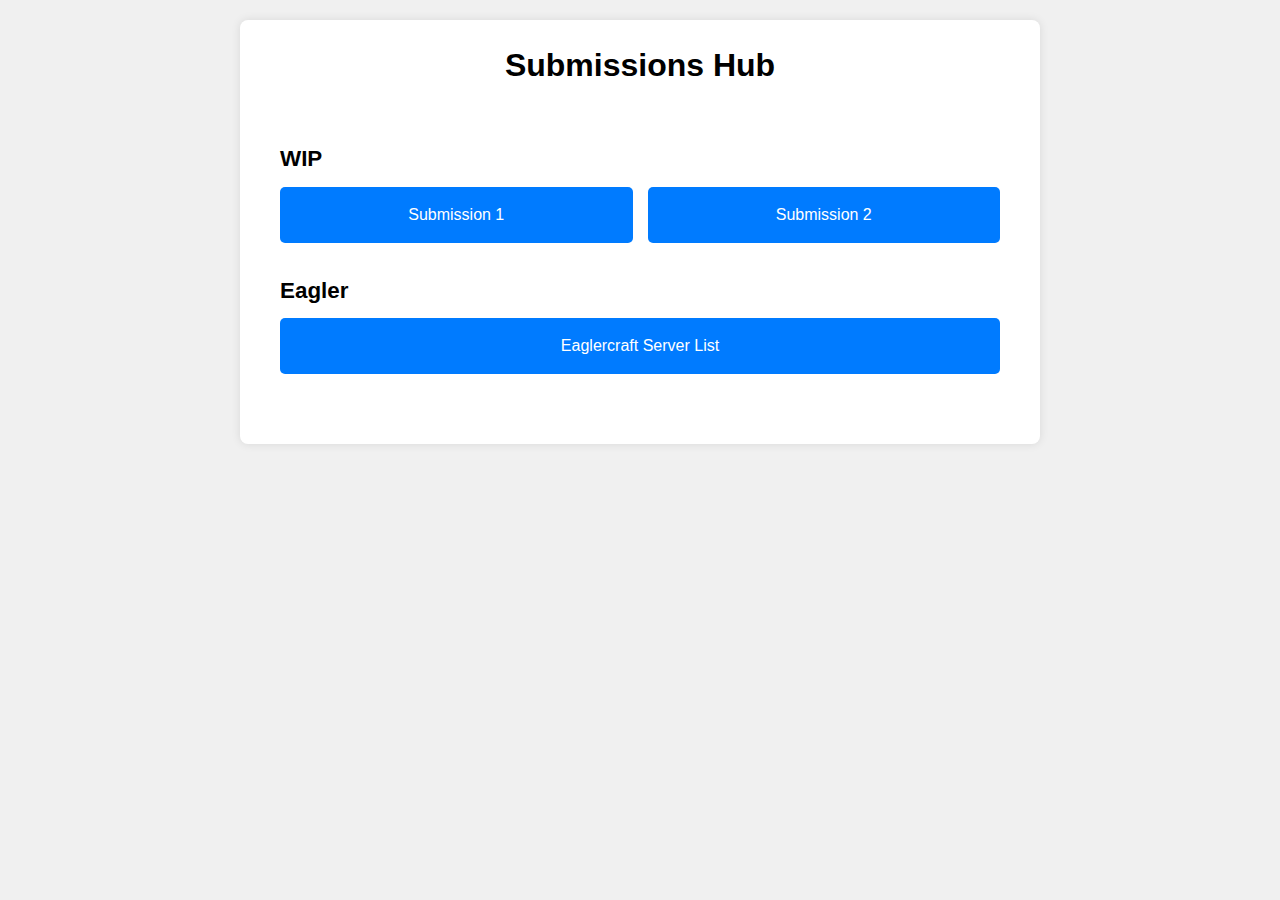
<file: index.html>
<!DOCTYPE html>
<html lang="en">
<head>
    <meta charset="UTF-8">
    <meta name="viewport" content="width=device-width, initial-scale=1.0">
    <title>Submissions Hub</title>
    <link rel="stylesheet" href="styles.css">
</head>
<body>
    <div class="container">
        <header>
            <h1>Submissions Hub</h1>
        </header>
        
        <main>
            <div class="submission-category">
                <h2>WIP</h2>
                <div class="submission-list">
                    <div class="submission-item">
                        <a href="#">Submission 1</a>
                    </div>
        
                    <div class="submission-item">
                        <a href="#">Submission 2</a>
                    </div>
                </div>
            </div>

            <div class="submission-category">
                <h2>Eagler</h2>
                <div class="submission-list">
                    <div class="submission-item">
                        <a href="/EaglerServerList/">Eaglercraft Server List</a>
                    </div>
        
                </div>
            </div>
    
        </main>
    </div>
</body>
</html>
</file>
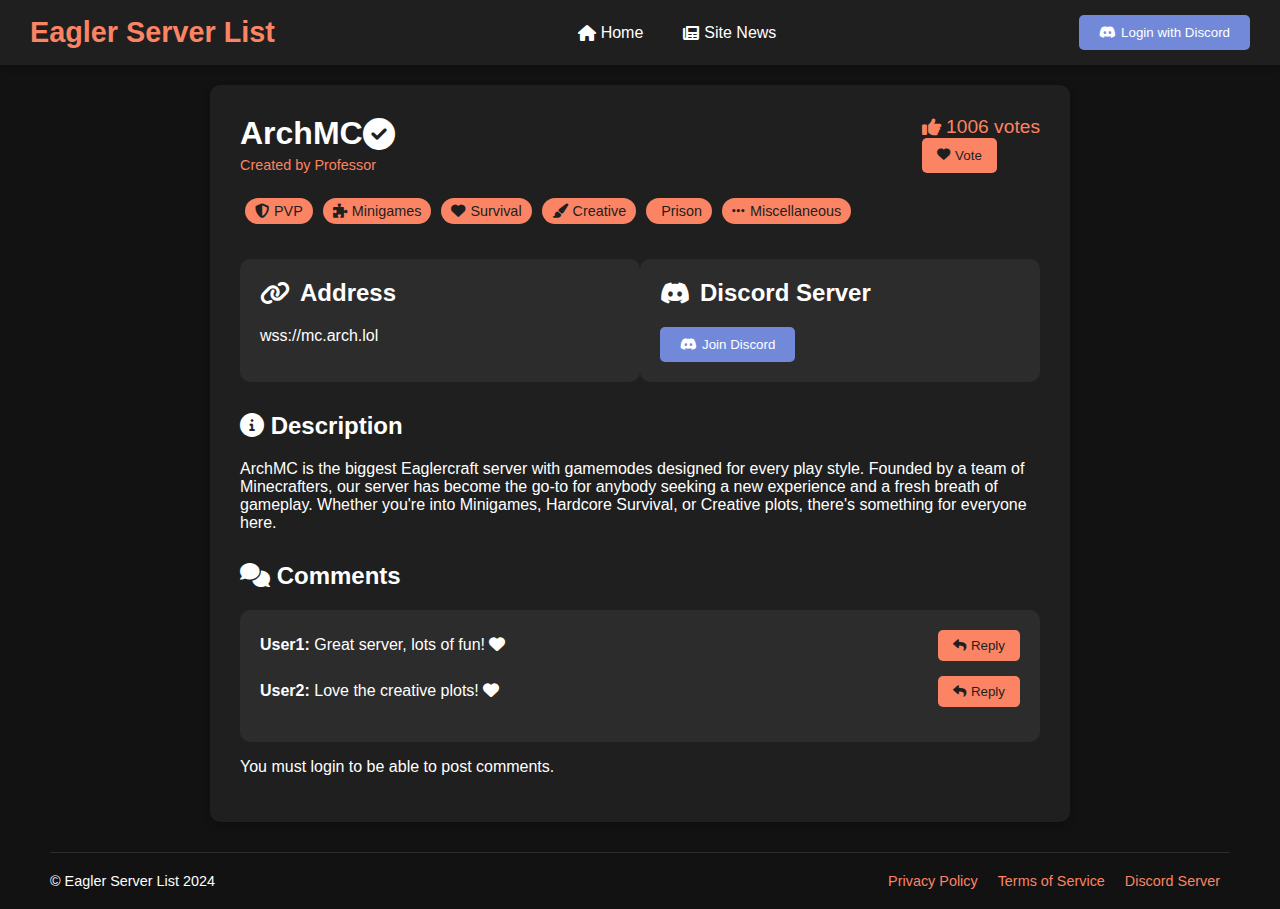
<file: EaglerServerList/index.html>
<!DOCTYPE html>
<html lang="en">

<head>
  <meta charset="UTF-8">
  <meta name="viewport" content="width=device-width, initial-scale=1.0">
  <title>Eagler Server List</title>
  <link rel="stylesheet" href="https://cdnjs.cloudflare.com/ajax/libs/font-awesome/6.0.0-beta3/css/all.min.css">
  <link rel="stylesheet" href="styles.css">
</head>

<body>
  <header>
    <div class="logo">
       Eagler Server List
    </div>
    <nav>
      <a href="#"><i class="fas fa-home"></i> Home</a>
      <a href="#"><i class="fas fa-newspaper"></i> Site News</a>
    </nav>
    <div class="login">
      <button onclick="loginWithDiscord()"><i class="fab fa-discord"></i> Login with Discord</button>
    </div>
  </header>
  <main>
    <div class="server-card">
      <div class="server-header">
        <div>
          <h1> ArchMC  <i class="fas fa-check-circle"></i></h1>
          <span class="creator">Created by Professor </span>
        </div>
        <div class="vote-section">
          <p><i class="fas fa-thumbs-up"></i> 1006 votes </i></p>
          <button><i class="fas fa-heart"></i> Vote </button>
        </div>
      </div>
      <div class="server-tags">
        <span class="tag"><i class="fas fa-shield"></i> PVP</span>
        <span class="tag"><i class="fas fa-puzzle-piece"></i> Minigames</span>
        <span class="tag"><i class="fas fa-heart"></i> Survival</span>
        <span class="tag"><i class="fas fa-paint-brush"></i> Creative</span>
        <span class="tag"><i class="fas fa-jail"></i> Prison</span>
        <span class="tag"><i class="fas fa-ellipsis-h"></i> Miscellaneous</span>
      </div>
      <div class="server-info">
        <div class="info-widget">
          <h2><i class="fas fa-link"></i> Address</h2>
          <p>wss://mc.arch.lol</p>
        </div>
        <div class="info-widget">
          <h2><i class="fab fa-discord"></i> Discord Server</h2>
          <button class="discord-button"><i class="fab fa-discord"></i> Join Discord</button>
        </div>
      </div>
      <div class="description">
        <h2><i class="fas fa-info-circle"></i> Description</h2>
        <p>ArchMC is the biggest Eaglercraft server with gamemodes designed for every play style. Founded by a team of
          Minecrafters, our server has become the go-to for anybody seeking a new experience and a fresh breath of
          gameplay. Whether you're into Minigames, Hardcore Survival, or Creative plots, there's something for everyone
          here.</p>
      </div>
      <div class="comments-section">
        <h2><i class="fas fa-comments"></i> Comments</h2>
        <div class="comments">
          <div class="comment">
            <div class="comment-content">
              <p><strong>User1:</strong> Great server, lots of fun! <i class="fas fa-heart"></i></p>
              <button class="reply-button"><i class="fas fa-reply"></i> Reply</button>
            </div>
          </div>
          <div class="comment">
            <div class="comment-content">
              <p><strong>User2:</strong> Love the creative plots! <i class="fas fa-heart"></i></p>
              <button class="reply-button"><i class="fas fa-reply"></i> Reply</button>
            </div>
          </div>
        </div>
        <p>You must login to be able to post comments.</p>
      </div>
    </div>
    <footer>
      <div class="footer-content">
        <p>&copy; Eagler Server List 2024</p>
        <nav>
          <a href="#">Privacy Policy</a>
          <a href="#">Terms of Service</a>
          <a href="#">Discord Server</a>
        </nav>
      </div>
    </footer>
  </main>
  <script>
    function loginWithDiscord() {
      alert("Login with Discord clicked!");
    }
  </script>
</body>

</html>
</file>
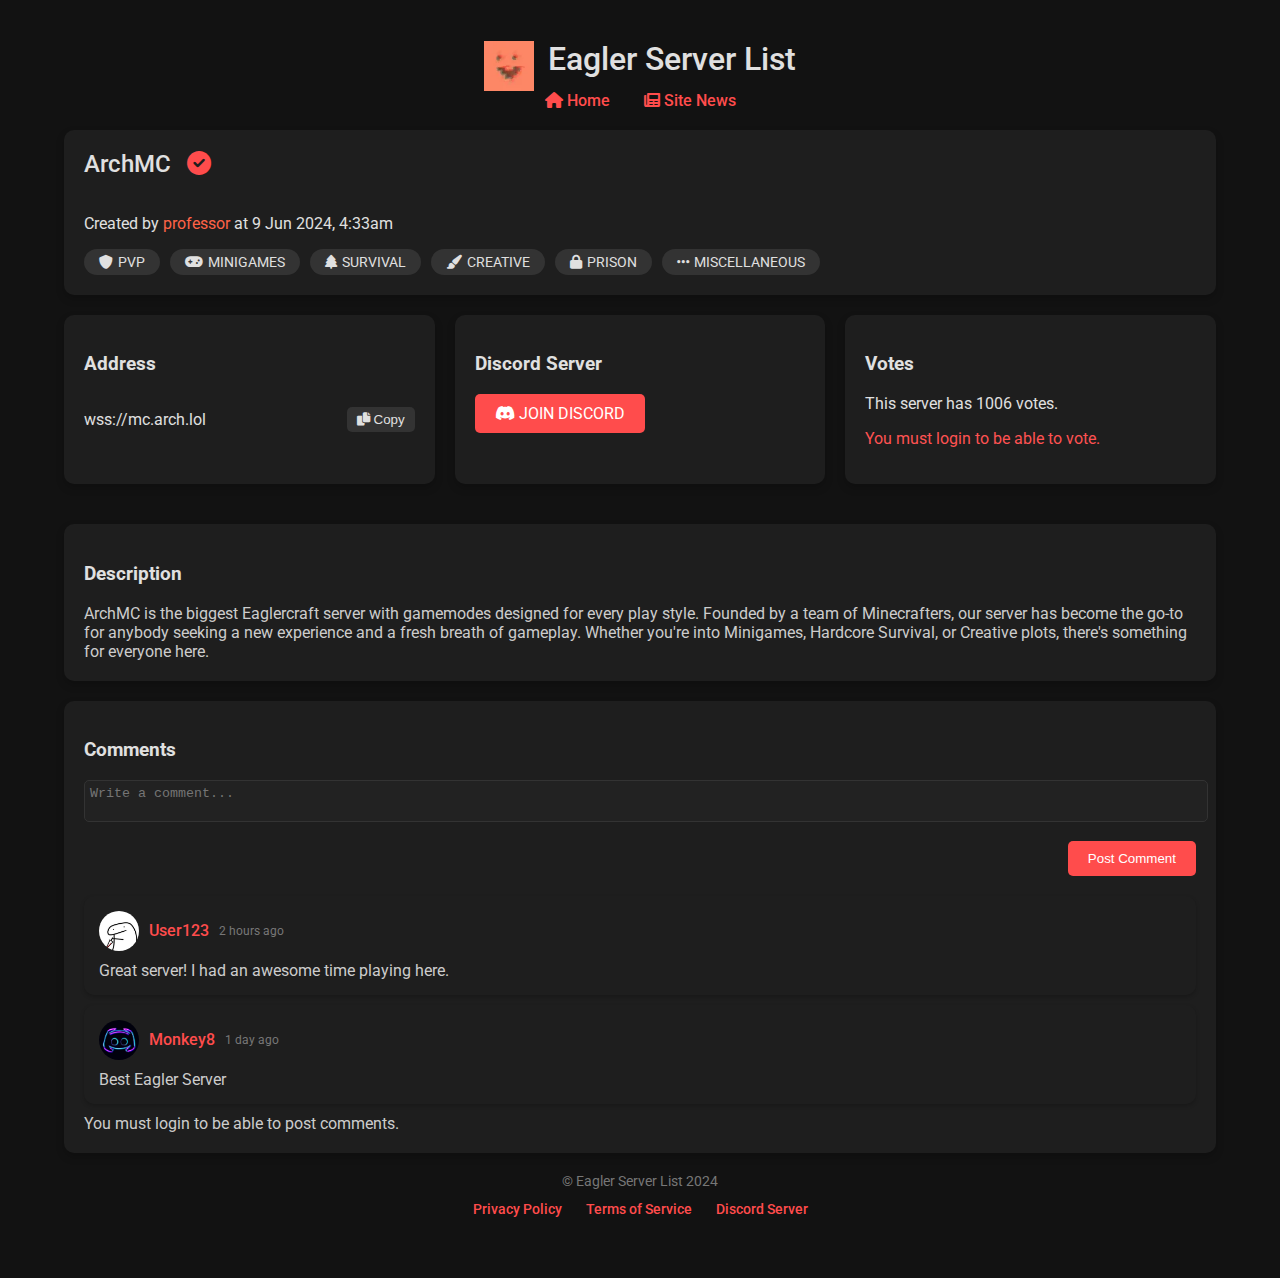
<file: EaglerServerListV2/index.html>
<!DOCTYPE html>
<html lang="en">

<head>
  <meta charset="UTF-8">
  <meta name="viewport" content="width=device-width, initial-scale=1.0">
  <title>Eagler Server List</title>
  <link rel="stylesheet" href="https://fonts.googleapis.com/css2?family=Roboto:wght@400;500;700&display=swap">
  <link rel="stylesheet" href="https://cdnjs.cloudflare.com/ajax/libs/font-awesome/6.0.0-beta3/css/all.min.css">
  <link rel="stylesheet" href="styles.css">
</head>

<body>
  <div class="container">
    <header class="header">
      <img src="resources/icon.png" alt="Eagler Server List" class="logo">
      <h1>Eagler Server List</h1>
      <nav>
        <a href="#"><i class="fas fa-home"></i> Home</a>
        <a href="#"><i class="fas fa-newspaper"></i> Site News</a>
      </nav>
    </header>

    <section class="server-info card">
      <h2>ArchMC <i class="fas fa-check-circle checkmark"></i></h2>
      <p>Created by <span class="professor">professor</span> at 9 Jun 2024, 4:33am</p>
      <div class="tags">
        <span class="tag"><i class="fas fa-shield-alt"></i> PVP</span>
        <span class="tag"><i class="fas fa-gamepad"></i> MINIGAMES</span>
        <span class="tag"><i class="fas fa-tree"></i> SURVIVAL</span>
        <span class="tag"><i class="fas fa-paint-brush"></i> CREATIVE</span>
        <span class="tag"><i class="fas fa-lock"></i> PRISON</span>
        <span class="tag"><i class="fas fa-ellipsis-h"></i> MISCELLANEOUS</span>
      </div>
    </section>

    <section class="address-votes">
      <div class="address card">
        <h3>Address</h3>
        <div class="address-content">
          <p id="server-address">wss://mc.arch.lol</p>
          <button onclick="copyAddress()" class="copy-button"><i class="fas fa-copy"></i> Copy</button>
        </div>
      </div>
      <div class="discord card">
        <h3>Discord Server</h3>
        <a href="#" class="button"><i class="fab fa-discord"></i> JOIN DISCORD</a>
      </div>
      <div class="votes card">
        <h3>Votes</h3>
        <p>This server has 1006 votes.</p>
        <p class="login-reminder">You must login to be able to vote.</p>
      </div>
    </section>

    <section class="description card">
      <h3>Description</h3>
      <p>ArchMC is the biggest Eaglercraft server with gamemodes designed for every play style. Founded by a team of
        Minecrafters, our server has become the go-to for anybody seeking a new experience and a fresh breath of
        gameplay. Whether you're into Minigames, Hardcore Survival, or Creative plots, there's something for everyone
        here.</p>
    </section>

    <section class="comments card">
      <h3>Comments</h3>
      <div class="comment-box">
        <textarea placeholder="Write a comment..." class="comment-input"></textarea>
        <button class="comment-submit">Post Comment</button>
      </div>
      <div class="comment">
        <div class="comment-header">
          <img src="resources/profile1.jpg" alt="User Avatar" class="comment-avatar">
          <span class="comment-author">User123</span>
          <span class="comment-time">2 hours ago</span>
        </div>
        <p class="comment-text">Great server! I had an awesome time playing here.</p>
      </div>
      <div class="comment">
        <div class="comment-header">
          <img src="resources/profile2.jpeg" alt="User Avatar" class="comment-avatar">
          <span class="comment-author">Monkey8</span>
          <span class="comment-time">1 day ago</span>
        </div>
        <p class="comment-text">Best Eagler Server</p>
      </div>
      <p class="login-reminder">You must login to be able to post comments.</p>
    </section>

    <footer class="footer">
      <p>&copy; Eagler Server List 2024</p>
      <nav>
        <a href="#">Privacy Policy</a>
        <a href="#">Terms of Service</a>
        <a href="#">Discord Server</a>
      </nav>
    </footer>
  </div>
  <script>
    function copyAddress() {
      var copyText = document.getElementById("server-address").innerText;
      navigator.clipboard.writeText(copyText).then(() => {
        alert("Address copied to clipboard!");
      });
    }
  </script>
</body>

</html>
</file>
<file: styles.css>
* {
    box-sizing: border-box;
    margin: 0;
    padding: 0;
}

body {
    font-family: 'Segoe UI', Tahoma, Geneva, Verdana, sans-serif;
    background-color: #f0f0f0;
    line-height: 1.6;
}

.container {
    max-width: 800px;
    margin: 20px auto;
    background-color: #fff;
    box-shadow: 0 0 10px rgba(0, 0, 0, 0.1);
    padding: 20px;
    border-radius: 8px;
}

header {
    text-align: center;
    margin-bottom: 30px;
}

main {
    padding: 20px;
}

.submission-category {
    margin-bottom: 30px;
}

.submission-category h2 {
    font-size: 1.4rem;
    margin-bottom: 10px;
}

.submission-list {
    display: grid;
    grid-template-columns: repeat(auto-fit, minmax(200px, 1fr));
    gap: 15px;
}

.submission-item {
    background-color: #007bff;
    border-radius: 5px;
    overflow: hidden;
}

.submission-item a {
    display: block;
    padding: 15px 20px;
    color: #fff;
    text-decoration: none;
    text-align: center;
    transition: background-color 0.3s ease;
}

.submission-item a:hover {
    background-color: #0056b3;
}
</file>
<file: EaglerServerList/styles.css>
body {
  font-family: 'Arial', sans-serif;
  background-color: #121212;
  color: #fff;
  margin: 0;
  padding: 0;
  display: flex;
  flex-direction: column;
  min-height: 100vh;
  overflow: hidden;
}

::-webkit-scrollbar {
  width: 12px;
}

::-webkit-scrollbar-track {
  background: #1f1f1f;
}

::-webkit-scrollbar-thumb {
  background-color: #fb8464;
  border-radius: 10px;
  border: 2px solid #1f1f1f;
}

@keyframes fadeIn {
  from {
    opacity: 0;
    transform: translateY(10px);
  }
  to {
    opacity: 1;
    transform: translateY(0);
  }
}

@keyframes slideIn {
  from {
    opacity: 0;
    transform: translateX(-10px);
  }
  to {
    opacity: 1;
    transform: translateX(0);
  }
}

@keyframes popIn {
  from {
    opacity: 0;
    transform: scale(0.9);
  }
  to {
    opacity: 1;
    transform: scale(1);
  }
}

header {
  display: flex;
  justify-content: space-between;
  align-items: center;
  padding: 15px 30px;
  background-color: #1f1f1f;
  box-shadow: 0 4px 6px rgba(0, 0, 0, 0.1);
  animation: fadeIn 0.5s ease-out;
}

.logo {
  font-size: 1.8em;
  font-weight: bold;
  color: #fb8464;
}

nav {
  display: flex;
  align-items: center;
}

nav a {
  margin: 0 20px;
  text-decoration: none;
  color: #fff;
  font-size: 1em;
  display: flex;
  align-items: center;
  transition: color 0.3s;
  animation: slideIn 0.5s ease-out;
}

nav a i {
  margin-right: 5px;
}

nav a:hover {
  color: #fb8464;
}

.login button {
  background-color: #7289da;
  color: #fff;
  border: none;
  padding: 10px 20px;
  cursor: pointer;
  border-radius: 5px;
  display: flex;
  align-items: center;
  transition: background-color 0.3s;
  animation: popIn 0.5s ease-out;
}

.login button i {
  margin-right: 5px;
}

.login button:hover {
  background-color: #5a73c2;
}

main {
  padding: 20px 50px;
  display: flex;
  justify-content: center;
  flex-grow: 1;
  flex-direction: column;
  animation: fadeIn 0.5s ease-out;
}

.server-card {
  background-color: #1f1f1f;
  padding: 30px;
  border-radius: 10px;
  box-shadow: 0 4px 8px rgba(0, 0, 0, 0.2);
  max-width: 800px;
  width: 100%;
  margin: 0 auto;
  animation: fadeIn 0.5s ease-out;
}

.server-header {
  display: flex;
  justify-content: space-between;
  align-items: center;
}

.server-header h1 {
  margin: 0;
  font-size: 2em;
  display: flex;
  align-items: center;
}

.server-header h1 i {
  margin-right: 10px;
}

.creator {
  display: block;
  font-size: 0.9em;
  color: #fb8464;
  margin-top: 5px;
}

.vote-section {
  text-align: right;
}

.vote-section p {
  margin: 0;
  font-size: 1.2em;
  color: #fb8464;
  display: flex;
  align-items: center;
}

.vote-section p i {
  margin-right: 5px;
}

.vote-section button {
  background-color: #fb8464;
  color: #1f1f1f;
  border: none;
  padding: 10px 15px;
  cursor: pointer;
  border-radius: 5px;
  display: flex;
  align-items: center;
  transition: background-color 0.3s;
}

.vote-section button i {
  margin-right: 5px;
}

.vote-section button:hover {
  background-color: #d45f3f;
}

.server-tags {
  display: flex;
  justify-content: flex-start;
  flex-wrap: wrap;
  margin-top: 20px;
  animation: slideIn 0.5s ease-out;
}

.tag {
  background-color: #fb8464;
  color: #1f1f1f;
  padding: 5px 10px;
  border-radius: 15px;
  margin: 5px;
  font-size: 0.9em;
  display: flex;
  align-items: center;
  animation: fadeIn 0.5s ease-out;
}

.tag i {
  margin-right: 5px;
}

.server-info {
  display: flex;
  justify-content: space-between;
  margin-top: 30px;
  animation: slideIn 0.5s ease-out;
}

.info-widget {
  background-color: #2c2c2c;
  padding: 20px;
  border-radius: 10px;
  width: 45%;
  animation: fadeIn 0.5s ease-out;
}

.info-widget h2 {
  margin-top: 0;
  display: flex;
  align-items: center;
}

.info-widget h2 i {
  margin-right: 10px;
}

.discord-button {
  background-color: #7289da;
  color: #fff;
  border: none;
  padding: 10px 20px;
  cursor: pointer;
  border-radius: 5px;
  display: flex;
  align-items: center;
  transition: background-color 0.3s;
  animation: popIn 0.5s ease-out;
}

.discord-button i {
  margin-right: 5px;
}

.discord-button:hover {
  background-color: #5a73c2;
}

.description {
  margin-top: 30px;
  animation: slideIn 0.5s ease-out;
}

.comments-section {
  margin-top: 30px;
  animation: slideIn 0.5s ease-out;
}

.comments {
  background-color: #2c2c2c;
  padding: 20px;
  border-radius: 10px;
  animation: fadeIn 0.5s ease-out;
}

.comment {
  margin-bottom: 15px;
  animation: slideIn 0.5s ease-out;
}

.comment-content {
  display: flex;
  justify-content: space-between;
  align-items: center;
}

.comment-content p {
  margin: 0;
  font-size: 1em;
  animation: slideIn 0.5s ease-out;
}

.reply-button {
  background-color: #fb8464;
  color: #1f1f1f;
  border: none;
  padding: 8px 15px;
  cursor: pointer;
  border-radius: 5px;
  display: flex;
  align-items: center;
  transition: background-color 0.3s;
  animation: popIn 0.5s ease-out;
}

.reply-button i {
  margin-right: 5px;
}

.reply-button:hover {
  background-color: #e69500;
}

footer {
  margin-top: 30px;
  padding-top: 20px;
  border-top: 1px solid #2c2c2c;
  animation: fadeIn 0.5s ease-out;
}

.footer-content {
  display: flex;
  justify-content: space-between;
  align-items: center;
  flex-wrap: wrap;
  animation: slideIn 0.5s ease-out;
}

.footer-content p {
  margin: 0;
  font-size: 0.9em;
  color: #fff;
}

.footer-content nav {
  display: flex;
  justify-content: center;
  align-items: center;
  flex-wrap: wrap;
  animation: fadeIn 0.5s ease-out;
}

.footer-content nav a {
  margin: 0 10px;
  text-decoration: none;
  color: #fb8464;
  font-size: 0.9em;
  animation: slideIn 0.5s ease-out;
}

.footer-content nav a:hover {
  color: #ffb733;
}
</file>
<file: EaglerServerListV2/styles.css>
body {
  background-color: #121212;
  color: #e0e0e0;
  font-family: 'Roboto', sans-serif;
  margin: 0;
  padding: 0;
}

.container {
  width: 90%;
  max-width: 1200px;
  margin: 20px auto;
  padding: 20px;
}

.header,
.footer {
  text-align: center;
  margin-bottom: 20px;
}

.header img.logo {
  width: 50px;
  vertical-align: middle;
}

.header h1 {
  display: inline;
  margin-left: 10px;
  font-weight: 500;
  color: #e0e0e0;
}

nav a {
  color: #FF4C4C;
  text-decoration: none;
  margin: 0 15px;
  font-weight: 500;
  transition: color 0.3s ease;
}

nav a:hover {
  color: #FF6F6F;
}

::-webkit-scrollbar {
  width: 10px;
}

::-webkit-scrollbar-track {
  background: #2a2a2a;
}

::-webkit-scrollbar-thumb {
  background: #FF4C4C;
  border-radius: 5px;
}

::-webkit-scrollbar-thumb:hover {
  background: #FF6F6F;
}

.card {
  background: #1e1e1e;
  padding: 20px;
  margin-bottom: 20px;
  border-radius: 10px;
  box-shadow: 0 4px 8px rgba(0, 0, 0, 0.2);
  transition: transform 0.3s ease, box-shadow 0.3s ease;
}

.card:hover {
  transform: translateY(-5px);
  box-shadow: 0 8px 16px rgba(0, 0, 0, 0.4);
}

.server-info h2 {
  margin-top: 0;
  font-weight: 500;
  color: #e0e0e0;
  display: inline-block;
}

.checkmark {
  color: #FF4C4C;
  margin-left: 10px;
}

.professor {
  color: #FF6347;
}

.tags {
  display: flex;
  flex-wrap: wrap;
  gap: 10px;
  margin-top: 10px;
}

.tag {
  padding: 5px 15px;
  border-radius: 15px;
  background-color: #333;
  font-size: 14px;
  display: flex;
  align-items: center;
  transition: background-color 0.3s ease;
}

.tag i {
  margin-right: 5px;
}

.tag:hover {
  background-color: #444;
}

.address-votes {
  display: flex;
  flex-wrap: wrap;
  justify-content: space-between;
  gap: 20px;
  margin: 20px 0;
}

.address,
.discord,
.votes {
  flex: 1;
  min-width: 250px;
}

.address-content {
  display: flex;
  justify-content: space-between;
  align-items: center;
}

.copy-button {
  background: #333;
  color: #e0e0e0;
  border: none;
  border-radius: 5px;
  padding: 5px 10px;
  cursor: pointer;
  transition: background 0.3s ease;
}

.copy-button:hover {
  background: #444;
}

.button {
  display: inline-block;
  padding: 10px 20px;
  background-color: #FF4C4C;
  color: #fff;
  border-radius: 5px;
  text-decoration: none;
  transition: background-color 0.3s ease;
  text-align: center;
}

.button:hover {
  background-color: #FF6F6F;
}

.description p,
.comments p {
  margin: 0;
  color: #ccc;
}

.comment-box {
  display: flex;
  flex-direction: column;
  gap: 10px;
  margin-bottom: 20px;
}

.comment-input {
  width: 100%;
  padding: 5px;
  border: 1px solid #333;
  border-radius: 5px;
  background: #222;
  color: #e0e0e0;
  resize: none;
  margin-bottom: 9px;
}

.comment-submit {
  align-self: flex-end;
  padding: 10px 20px;
  background-color: #FF4C4C;
  color: #fff;
  border: none;
  border-radius: 5px;
  cursor: pointer;
  transition: background-color 0.3s ease;
}

.comment-submit:hover {
  background-color: #FF6F6F;
}

.comment {
  background: #1e1e1e;
  padding: 15px;
  margin-bottom: 10px;
  border-radius: 10px;
  box-shadow: 0 2px 4px rgba(0, 0, 0, 0.2);
}

.comment-header {
  display: flex;
  align-items: center;
  margin-bottom: 10px;
}

.comment-avatar {
  width: 40px;
  height: 40px;
  border-radius: 50%;
  margin-right: 10px;
}

.comment-author {
  font-weight: 500;
  color: #FF4C4C;
  margin-right: 10px;
}

.comment-time {
  font-size: 12px;
  color: #777;
}

.comment-text {
  margin: 0;
  color: #ccc;
}

.login-reminder {
  color: #ff5252;
}

.footer p {
  margin: 0;
  font-size: 14px;
  color: #777;
}

.footer nav {
  margin-top: 10px;
}

.footer nav a {
  color: #FF4C4C;
  text-decoration: none;
  margin: 0 10px;
  font-size: 14px;
  transition: color 0.3s ease;
}

.footer nav a:hover {
  color: #FF6F6F;
}
</file>
